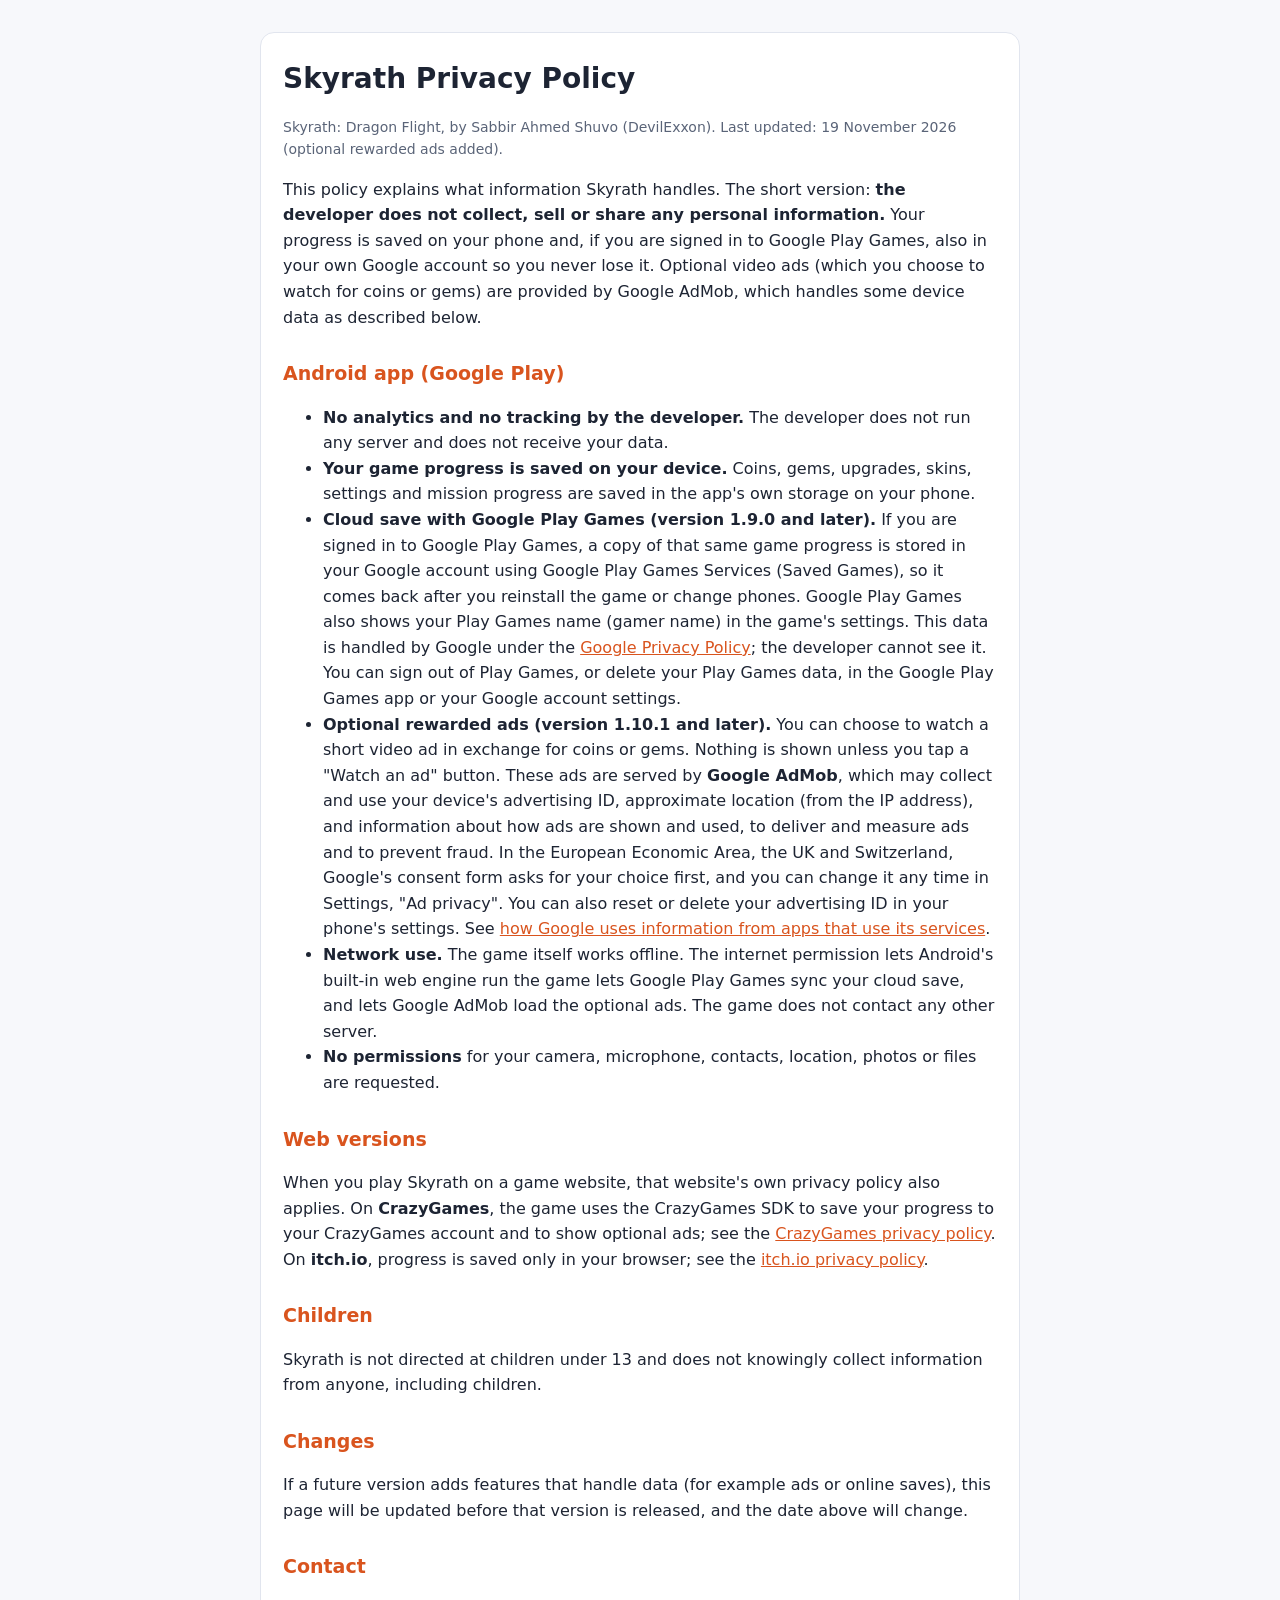
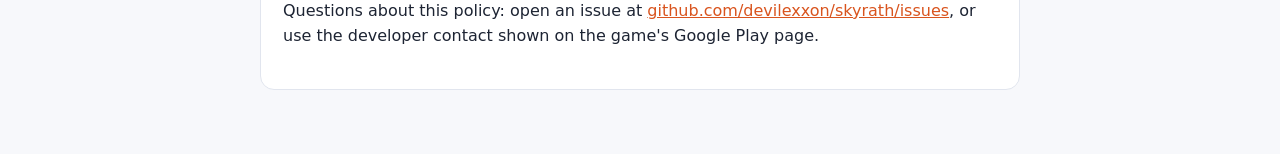
<file: docs/privacy.html>
<!doctype html>
<html lang="en">
<head>
<meta charset="utf-8">
<meta name="viewport" content="width=device-width, initial-scale=1">
<title>Skyrath Privacy Policy</title>
<style>
  :root { --bg: #f7f8fb; --text: #1d2433; --muted: #5a6478; --card: #ffffff; --line: #e1e5ee; --accent: #d9541e; }
  @media (prefers-color-scheme: dark) { :root { --bg: #11151d; --text: #e7ebf3; --muted: #a2acbf; --card: #1a202b; --line: #2b3343; --accent: #ff8a4c; } }
  body { margin: 0; background: var(--bg); color: var(--text); font: 16px/1.6 system-ui, -apple-system, "Segoe UI", Roboto, sans-serif; }
  main { max-width: 760px; margin: 0 auto; padding: 32px 16px 64px; }
  .card { background: var(--card); border: 1px solid var(--line); border-radius: 14px; padding: 24px 22px; }
  h1 { margin: 0 0 4px; font-size: 28px; }
  h2 { margin: 28px 0 6px; font-size: 19px; color: var(--accent); }
  p, li { color: var(--text); }
  .muted { color: var(--muted); font-size: 14px; }
  a { color: var(--accent); }
</style>
</head>
<body>
<main>
<div class="card">
<h1>Skyrath Privacy Policy</h1>
<p class="muted">Skyrath: Dragon Flight, by Sabbir Ahmed Shuvo (DevilExxon). Last updated: 19 November 2026 (optional rewarded ads added).</p>

<p>This policy explains what information Skyrath handles. The short version: <b>the developer does not collect, sell or share
any personal information.</b> Your progress is saved on your phone and, if you are signed in to Google Play Games, also in
your own Google account so you never lose it. Optional video ads (which you choose to watch for coins or gems) are provided
by Google AdMob, which handles some device data as described below.</p>

<h2>Android app (Google Play)</h2>
<ul>
  <li><b>No analytics and no tracking by the developer.</b> The developer does not run any server and does not receive your data.</li>
  <li><b>Your game progress is saved on your device.</b> Coins, gems, upgrades, skins, settings and mission progress are saved in
      the app's own storage on your phone.</li>
  <li><b>Cloud save with Google Play Games (version 1.9.0 and later).</b> If you are signed in to Google Play Games, a copy of
      that same game progress is stored in your Google account using Google Play Games Services (Saved Games), so it comes back
      after you reinstall the game or change phones. Google Play Games also shows your Play Games name (gamer name) in the game's
      settings. This data is handled by Google under the <a href="https://policies.google.com/privacy">Google Privacy Policy</a>;
      the developer cannot see it. You can sign out of Play Games, or delete your Play Games data, in the Google Play Games app or
      your Google account settings.</li>
  <li><b>Optional rewarded ads (version 1.10.1 and later).</b> You can choose to watch a short video ad in exchange for coins or
      gems. Nothing is shown unless you tap a "Watch an ad" button. These ads are served by <b>Google AdMob</b>, which may collect
      and use your device's advertising ID, approximate location (from the IP address), and information about how ads are
      shown and used, to deliver and measure ads and to prevent fraud. In the European Economic Area, the UK and Switzerland,
      Google's consent form asks for your choice first, and you can change it any time in Settings, "Ad privacy". You can also
      reset or delete your advertising ID in your phone's settings. See
      <a href="https://policies.google.com/technologies/partner-sites">how Google uses information from apps that use its services</a>.</li>
  <li><b>Network use.</b> The game itself works offline. The internet permission lets Android's built-in web engine run the game
      lets Google Play Games sync your cloud save, and lets Google AdMob load the optional ads. The game does not contact any other server.</li>
  <li><b>No permissions</b> for your camera, microphone, contacts, location, photos or files are requested.</li>
</ul>

<h2>Web versions</h2>
<p>When you play Skyrath on a game website, that website's own privacy policy also applies. On <b>CrazyGames</b>, the game uses
the CrazyGames SDK to save your progress to your CrazyGames account and to show optional ads; see the
<a href="https://www.crazygames.com/privacy-policy">CrazyGames privacy policy</a>. On <b>itch.io</b>, progress is saved only in your
browser; see the <a href="https://itch.io/docs/legal/privacy-policy">itch.io privacy policy</a>.</p>

<h2>Children</h2>
<p>Skyrath is not directed at children under 13 and does not knowingly collect information from anyone, including children.</p>

<h2>Changes</h2>
<p>If a future version adds features that handle data (for example ads or online saves), this page will be updated before that
version is released, and the date above will change.</p>

<h2>Contact</h2>
<p>Questions about this policy: open an issue at
<a href="https://github.com/devilexxon/skyrath/issues">github.com/devilexxon/skyrath/issues</a>, or use the developer contact
shown on the game's Google Play page.</p>
</div>
</main>
</body>
</html>
</file>
